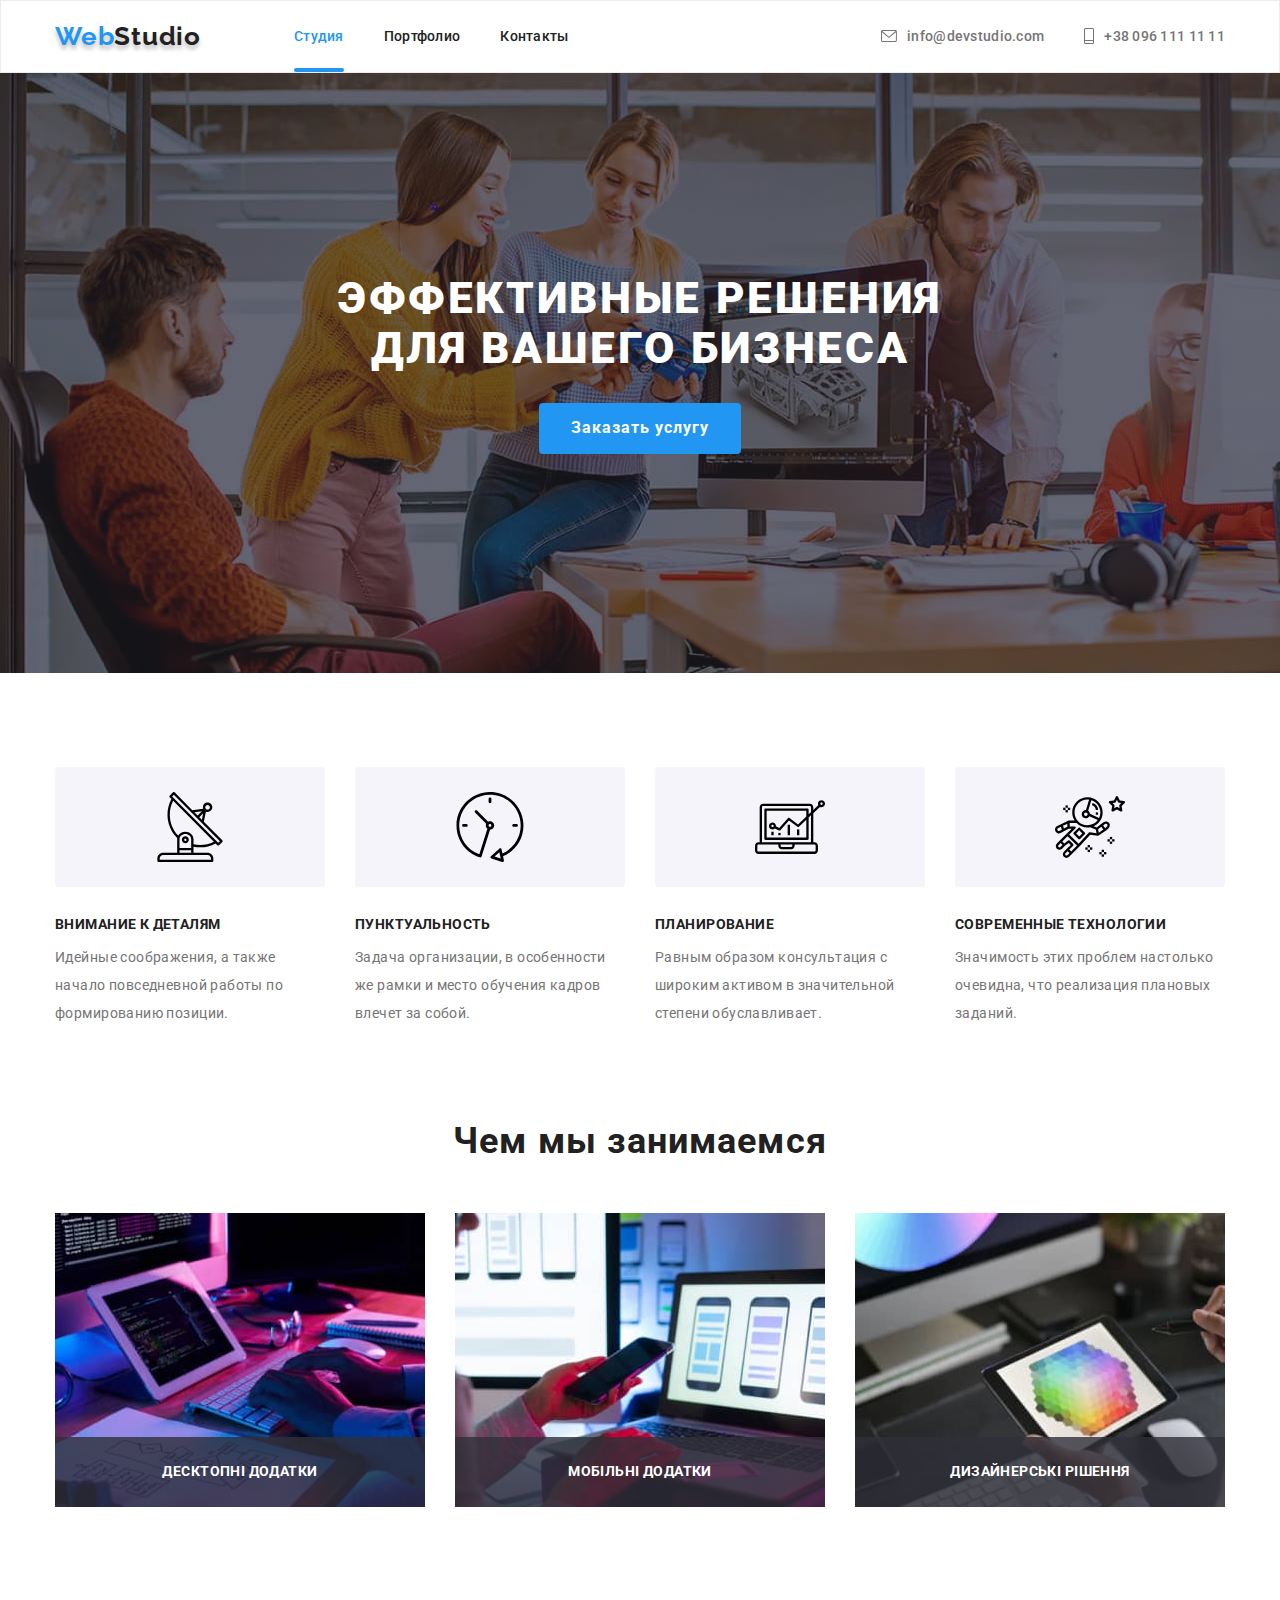
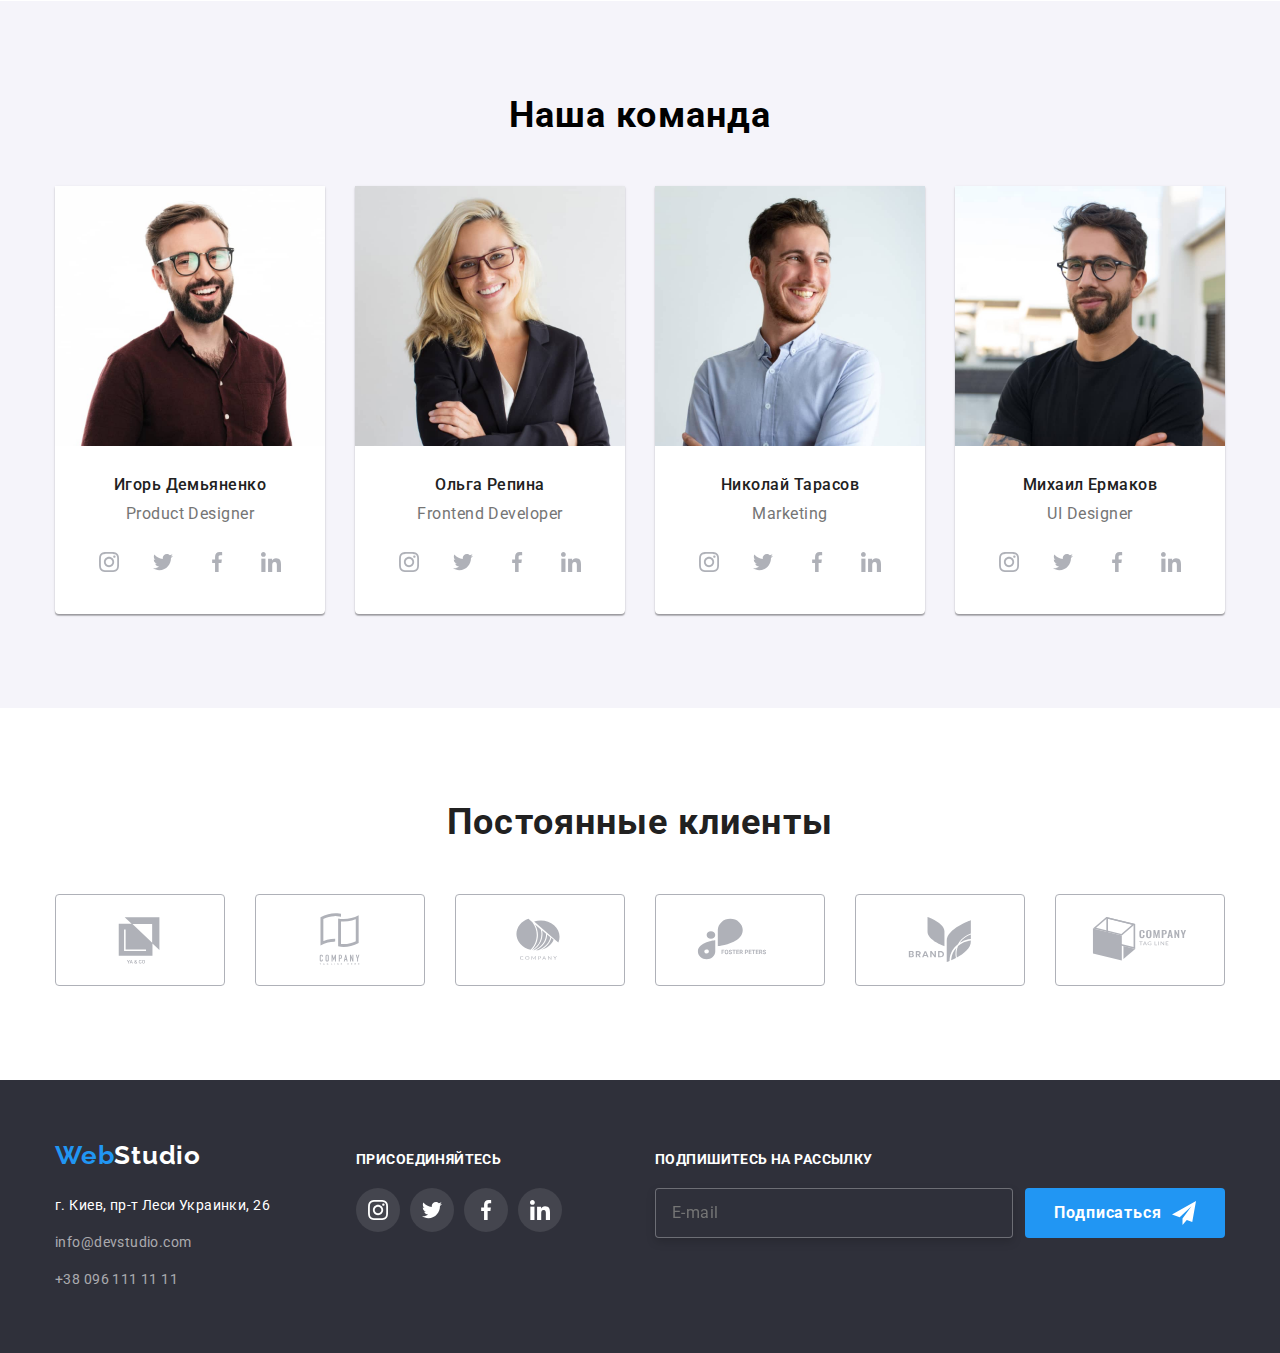
<file: index.html>
<!DOCTYPE html>
<html lang="ru">
  <head>
    <meta charset="UTF-8" />
    <meta http-equiv="X-UA-Compatible" content="IE=edge" />
    <meta name="viewport" content="width=device-width, initial-scale=1.0" />
    <title>Document</title>
    <link rel="preconnect" href="https://fonts.googleapis.com" />
    <link rel="preconnect" href="https://fonts.gstatic.com" crossorigin />
    <link
      href="https://fonts.googleapis.com/css2?family=Raleway:wght@700&family=Roboto:wght@400;500;700;900&display=swap"
      rel="stylesheet"
    />
    <link
      rel="stylesheet"
      href="https://cdnjs.cloudflare.com/ajax/libs/modern-normalize/0.6.0/modern-normalize.min.css"
    />
    <link rel="stylesheet" href="./css/style.css" />
  </head>
  <body>
    <!-- main container -->

    <!--Comment-->

    <header class="page-head">
      <div class="container info-push">
        <nav class="info-menu">
          <a href="" class="logo">Web<span class="letter">Studio</span></a>

          <ul class="info-text list">
            <li class="menu-item">
              <a class="site-info-contact current" href="index.html">Студия</a>
            </li>
            <li class="menu-item">
              <a href="portfolio.html" class="site-info-contact">Портфолио</a>
            </li>
            <li class="menu-item"><a href="" class="site-info-contact">Контакты</a></li>
          </ul>
        </nav>

        <ul class="info-push-contact list">
          <li class="menu-item">
            <a href="mailto:info@devstudio.com" class="push-info-contact"
              >info@devstudio.com
              <svg class="mail-list-icon" width="16" height="12">
                <use href="./img/sprite.svg#icon-envelope"></use>
              </svg>
            </a>
          </li>
          <li class="menu-item">
            <a href="tel:+380961111111" class="push-info-contact"
              >+38 096 111 11 11
              <svg class="phone-list-icon" width="10" height="16">
                <use href="./img/sprite.svg#icon-Vector"></use>
              </svg>
            </a>
          </li>
        </ul>
      </div>
    </header>

    <main>
      <section class="hero">
        <div class="container">
          <h1 class="hero-title">
            Эффективные решения
            <br />
            для вашего бизнеса
          </h1>

          <button type="button" class="button clean-label-but" data-modal-open>
            Заказать услугу
          </button>
        </div>
      </section>
      <!-- comment  -->

      <section class="section">
        <div class="container">
          <h2 class="filter visually-hidden">Наши примушества</h2>

          <ul class="features list">
            <li class="features-item">
              <div class="social-menu">
                <svg class="social-list-menu" width="70" height="70">
                  <use href="./img/sprite.svg#icon-antenna-1"></use>
                </svg>
              </div>

              <h3 class="features-title suptitel">Внимание к деталям</h3>
              <p class="features-text">
                Идейные соображения, а также начало повседневной работы по формированию позиции.
              </p>
            </li>

            <li class="features-item">
              <div class="social-menu">
                <svg class="social-list-menu" width="70" height="70">
                  <use href="./img/sprite.svg#icon-clock-1"></use>
                </svg>
              </div>

              <h3 class="features-title suptitel">Пунктуальность</h3>
              <p class="features-text">
                Задача организации, в особенности же рамки и место обучения кадров влечет за собой.
              </p>
            </li>

            <li class="features-item">
              <div class="social-menu">
                <svg class="social-list-menu" width="70" height="70">
                  <use href="./img/sprite.svg#icon-diagram-1"></use>
                </svg>
              </div>

              <h3 class="features-title suptitel">Планирование</h3>
              <p class="features-text">
                Равным образом консультация с широким активом в значительной степени обуславливает.
              </p>
            </li>

            <li class="features-item">
              <div class="social-menu">
                <svg class="social-list-menu" width="70" height="70">
                  <use href="./img/sprite.svg#icon-astronaut-1"></use>
                </svg>
              </div>

              <h3 class="features-title suptitel">Современные технологии</h3>
              <p class="features-text">
                Значимость этих проблем настолько очевидна, что реализация плановых заданий.
              </p>
            </li>
          </ul>
        </div>
      </section>

      <section class="list-img-sec section">
        <div class="container">
          <h2 class="headline-titling">Чем мы занимаемся</h2>

          <ul class="list-img list">
            <li class="foto">
              <div class="foto-over">
                <img src="img/box1.jpg" alt="ProductDesigner" width="370" height="294" />
                <p class="over">Десктопні додатки</p>
              </div>
            </li>
            <li class="foto">
              <div class="foto-over">
                <img src="img/box2.jpg" alt="FrontendDeveloper" width="370" height="294" />
                <p class="over">Мобільні додатки</p>
              </div>
            </li>
            <li class="foto">
              <div class="foto-over">
                <img src="img/box3.jpg" alt="Marketing" width="370" height="294" />
                <p class="over">Дизайнерські рішення</p>
              </div>
            </li>
          </ul>
        </div>
      </section>

      <section class="img-sec section">
        <div class="container">
          <h2 class="headline-command">Наша команда</h2>
          <ul class="img list">
            <li class="foto-team">
              <img src="img/img(4).jpg" alt="ProductDesigner" width="270" height="260" />
              <div class="employees-card">
                <h3 class="employees-name suptitel">Игорь Демьяненко</h3>
                <p class="employees-position" lang="en">Product Designer</p>
                <ul class="social-list list">
                  <li class="social-list-item">
                    <a href="" class="social-list-link">
                      <svg class="social-list-icon" width="20" height="20">
                        <use href="./img/sprite.svg#icon-instagram-2"></use>
                      </svg>
                    </a>
                  </li>

                  <li class="social-list-item">
                    <a href="" class="social-list-link">
                      <svg class="social-list-icon" width="20" height="20">
                        <use href="./img/sprite.svg#icon-twitter-1"></use>
                      </svg>
                    </a>
                  </li>

                  <li class="social-list-item">
                    <a href="" class="social-list-link">
                      <svg class="social-list-icon" width="20" height="20">
                        <use href="./img/sprite.svg#icon-facebook-1"></use>
                      </svg>
                    </a>
                  </li>

                  <li class="social-list-item">
                    <a href="" class="social-list-link">
                      <svg class="social-list-icon" width="20" height="20">
                        <use href="./img/sprite.svg#icon-linkedin-1"></use>
                      </svg>
                    </a>
                  </li>
                </ul>
              </div>
            </li>

            <li class="foto-team">
              <img src="img/img(1).jpg" alt="FrontendDeveloper" width="270" height="260" />
              <div class="employees-card">
                <h3 class="employees-name suptitel">Ольга Репина</h3>
                <p class="employees-position" lang="en">Frontend Developer</p>
                <ul class="social-list list">
                  <li class="social-list-item">
                    <a href="" class="social-list-link">
                      <svg class="social-list-icon" width="20" height="20">
                        <use href="./img/sprite.svg#icon-instagram-2"></use>
                      </svg>
                    </a>
                  </li>

                  <li class="social-list-item">
                    <a href="" class="social-list-link">
                      <svg class="social-list-icon" width="20" height="20">
                        <use href="./img/sprite.svg#icon-twitter-1"></use>
                      </svg>
                    </a>
                  </li>

                  <li class="social-list-item">
                    <a href="" class="social-list-link">
                      <svg class="social-list-icon" width="20" height="20">
                        <use href="./img/sprite.svg#icon-facebook-1"></use>
                      </svg>
                    </a>
                  </li>

                  <li class="social-list-item">
                    <a href="" class="social-list-link">
                      <svg class="social-list-icon" width="20" height="20">
                        <use href="./img/sprite.svg#icon-linkedin-1"></use>
                      </svg>
                    </a>
                  </li>
                </ul>
              </div>
            </li>
            <li class="foto-team">
              <img src="img/img(2).jpg" alt="Marketing" width="270" height="260" />
              <div class="employees-card">
                <h3 class="employees-name suptitel">Николай Тарасов</h3>
                <p class="employees-position" lang="en">Marketing</p>
                <ul class="social-list list">
                  <li class="social-list-item">
                    <a href="" class="social-list-link">
                      <svg class="social-list-icon" width="20" height="20">
                        <use href="./img/sprite.svg#icon-instagram-2"></use>
                      </svg>
                    </a>
                  </li>

                  <li class="social-list-item">
                    <a href="" class="social-list-link">
                      <svg class="social-list-icon" width="20" height="20">
                        <use href="./img/sprite.svg#icon-twitter-1"></use>
                      </svg>
                    </a>
                  </li>

                  <li class="social-list-item">
                    <a href="" class="social-list-link">
                      <svg class="social-list-icon" width="20" height="20">
                        <use href="./img/sprite.svg#icon-facebook-1"></use>
                      </svg>
                    </a>
                  </li>

                  <li class="social-list-item">
                    <a href="" class="social-list-link">
                      <svg class="social-list-icon" width="20" height="20">
                        <use href="./img/sprite.svg#icon-linkedin-1"></use>
                      </svg>
                    </a>
                  </li>
                </ul>
              </div>
            </li>
            <li class="foto-team">
              <img src="img/img(3).jpg" alt="UIDesigner" width="270" height="260" />
              <div class="employees-card">
                <h3 class="employees-name suptitel">Михаил Ермаков</h3>
                <p class="employees-position" lang="en">UI Designer</p>
                <ul class="social-list list">
                  <li class="social-list-item">
                    <a href="" class="social-list-link">
                      <svg class="social-list-icon" width="20" height="20">
                        <use href="./img/sprite.svg#icon-instagram-2"></use>
                      </svg>
                    </a>
                  </li>

                  <li class="social-list-item">
                    <a href="" class="social-list-link">
                      <svg class="social-list-icon" width="20" height="20">
                        <use href="./img/sprite.svg#icon-twitter-1"></use>
                      </svg>
                    </a>
                  </li>

                  <li class="social-list-item">
                    <a href="" class="social-list-link">
                      <svg class="social-list-icon" width="20" height="20">
                        <use href="./img/sprite.svg#icon-facebook-1"></use>
                      </svg>
                    </a>
                  </li>

                  <li class="social-list-item">
                    <a href="" class="social-list-link">
                      <svg class="social-list-icon" width="20" height="20">
                        <use href="./img/sprite.svg#icon-linkedin-1"></use>
                      </svg>
                    </a>
                  </li>
                </ul>
              </div>
            </li>
          </ul>
        </div>
      </section>
      <section class="section">
        <div class="container">
          <h2 class="company-headline-titling">Постоянные клиенты</h2>

          <ul class="list-program list">
            <li class="company-logo">
              <a href="" class="company-logo-info"
                ><svg class="company-list-icon" width="106" height="60">
                  <use href="./img/sprite.svg#icon-Logo"></use></svg
              ></a>
            </li>
            <li class="company-logo">
              <a href="" class="company-logo-info">
                <svg class="company-list-icon" width="106" height="60">
                  <use href="./img/sprite.svg#icon-Logo-1"></use></svg
              ></a>
            </li>
            <li class="company-logo">
              <a href="" class="company-logo-info"
                ><svg class="company-list-icon" width="106" height="60">
                  <use href="./img/sprite.svg#icon-Logo-2"></use></svg
              ></a>
            </li>
            <li class="company-logo">
              <a href="" class="company-logo-info"
                ><svg class="company-list-icon" width="106" height="60">
                  <use href="./img/sprite.svg#icon-Logo-3"></use></svg
              ></a>
            </li>
            <li class="company-logo">
              <a href="" class="company-logo-info"
                ><svg class="company-list-icon" width="106" height="60">
                  <use href="./img/sprite.svg#icon-Logo-4"></use></svg
              ></a>
            </li>
            <li class="company-logo">
              <a href="" class="company-logo-info"
                ><svg class="company-list-icon" width="106" height="60">
                  <use href="./img/sprite.svg#icon-Logo-5"></use></svg
              ></a>
            </li>
          </ul>
        </div>
      </section>
    </main>

    <footer class="basement-page">
      <div class="container foot-content">
        <div class="basement-page-link">
          <ul class="list">
            <li class="logo-foot">
              <a class="basement-logo basement">Web<span class="letter1">Studio</span></a>
            </li>
          </ul>
          <address>
            <ul class="list">
              <li class="suptitel-address">
                <a
                  href="https://goo.gl/maps/zQaArroL6EeT7mbX8"
                  target="_blank"
                  rel="noopener noreferrer"
                  class="basement-adress"
                  >г. Киев, пр-т Леси Украинки, 26</a
                >
              </li>
              <li class="suptitel-address">
                <a href="mailto:info@devstudio.com" class="basement-info">info@devstudio.com</a>
              </li>
              <li><a href="tel:+380961111111" class="basement-info">+38 096 111 11 11</a></li>
            </ul>
          </address>
        </div>
        <div class="content-social">
          <h3 class="fsocial-titel">ПРИСОЕДИНЯЙТЕСЬ</h3>
          <ul class="fsocial-list list">
            <li class="fsocial-item">
              <a href="https://www.instagram.com" class="fsocial-link">
                <svg class="fsocial-list-icon" width="20" height="20">
                  <use href="./img/sprite.svg#icon-instagram-2"></use>
                </svg>
              </a>
            </li>

            <li class="fsocial-item">
              <a href="https://twitter.com/" class="fsocial-link">
                <svg class="fsocial-list-icon" width="20" height="20">
                  <use href="./img/sprite.svg#icon-twitter-1"></use>
                </svg>
              </a>
            </li>

            <li class="fsocial-item">
              <a href="https://www.facebook.com." class="fsocial-link">
                <svg class="fsocial-list-icon" width="20" height="20">
                  <use href="./img/sprite.svg#icon-facebook-1"></use>
                </svg>
              </a>
            </li>

            <li class="fsocial-item">
              <a href="https://www.linkedin.com/" class="fsocial-link">
                <svg class="fsocial-list-icon" width="20" height="20">
                  <use href="./img/sprite.svg#icon-linkedin-1"></use>
                </svg>
              </a>
            </li>
          </ul>
        </div>
        <div class="content-send">
          <p class="fsocial-titel-send">Подпишитесь на рассылку</p>

          <form>
            <div class="form-send-mail-box">
              <input
                type="email"
                name="user-email"
                class="message-form-mail"
                placeholder="E-mail"
                required
              />

              <button type="submit" class="modal-form-submit-message clean-label-but">
                Подписаться
              </button>
            </div>
          </form>
        </div>
      </div>
    </footer>

    <div class="backdrop is-hidden" data-modal>
      <div class="modal">
        <button type="button" class="modal-close-btn" data-modal-close>
          <svg class="modal-clone-btn-icon" width="18" height="18">
            <use href="./img/sprite.svg#icon-close-modelsvg"></use>
          </svg>
        </button>
        <p class="modal-form-text">Оставьте свои данные, мы вам перезвоним</p>
        <form class="modal-form">
          <label class="modal-form-field">
            <span class="modal-form-input-desc"> Имя*</span>
            <span class="modal-form-input-wrapper">
              <input
                type="text"
                name="user_name"
                class="modal-form-input"
                required
                pattern="[a-zA-Za-яА-Я]+"
                minlength="2"
              />
              <svg class="modal-form-input-icon" width="18" height="18">
                <use href="./img/sprite.svg#icon-person-black-18dp-1"></use>
              </svg>
            </span>
          </label>
          <label class="modal-form-field">
            <span class="modal-form-input-desc"> Телефон*</span>
            <span class="modal-form-input-wrapper">
              <input
                type="tel"
                name="user-phone"
                class="modal-form-input"
                required
                pattern="[0-9]{3}-[0-9]{3}-[0-9]{2}-[0-9]{2}"
                title="xxx-xxx-xx-xx"
              />
              <svg class="modal-form-input-icon" width="18" height="18">
                <use href="./img/sprite.svg#icon-phone-black-18dp-1"></use>
              </svg>
            </span>
          </label>
          <label class="modal-form-field">
            <span class="modal-form-input-desc"> Почта*</span>
            <span class="modal-form-input-wrapper">
              <input type="email" name="user-mail" class="modal-form-input" required />
              <svg class="modal-form-input-icon" width="18" height="18">
                <use href="./img/sprite.svg#icon-email-black-18dp-1"></use>
              </svg>
            </span>
          </label>
          <label class="modal-form-field-comment">
            <span class="modal-form-input-desc"> Комментарий</span>
            <textarea
              name="user_comment"
              class="modal-form-massage"
              placeholder="Введите текст"
            ></textarea>
          </label>
          <input
            id="user-policy"
            type="checkbox"
            name="user_policy"
            class="modal-form-check visually-hidden"
          />
          <label for="user-policy" class="modal-form-check-desc"
            >Я согласен с рассылкой и принимаю&nbsp;<a href=""
              ><span class="info-doc">Условия договора</span></a
            >
          </label>
          <button type="submit" class="modal-form-submit clean-label-but">Отправить</button>
        </form>
      </div>
    </div>
    <script src="./js/modal.js"></script>
  </body>
</html>
</file>
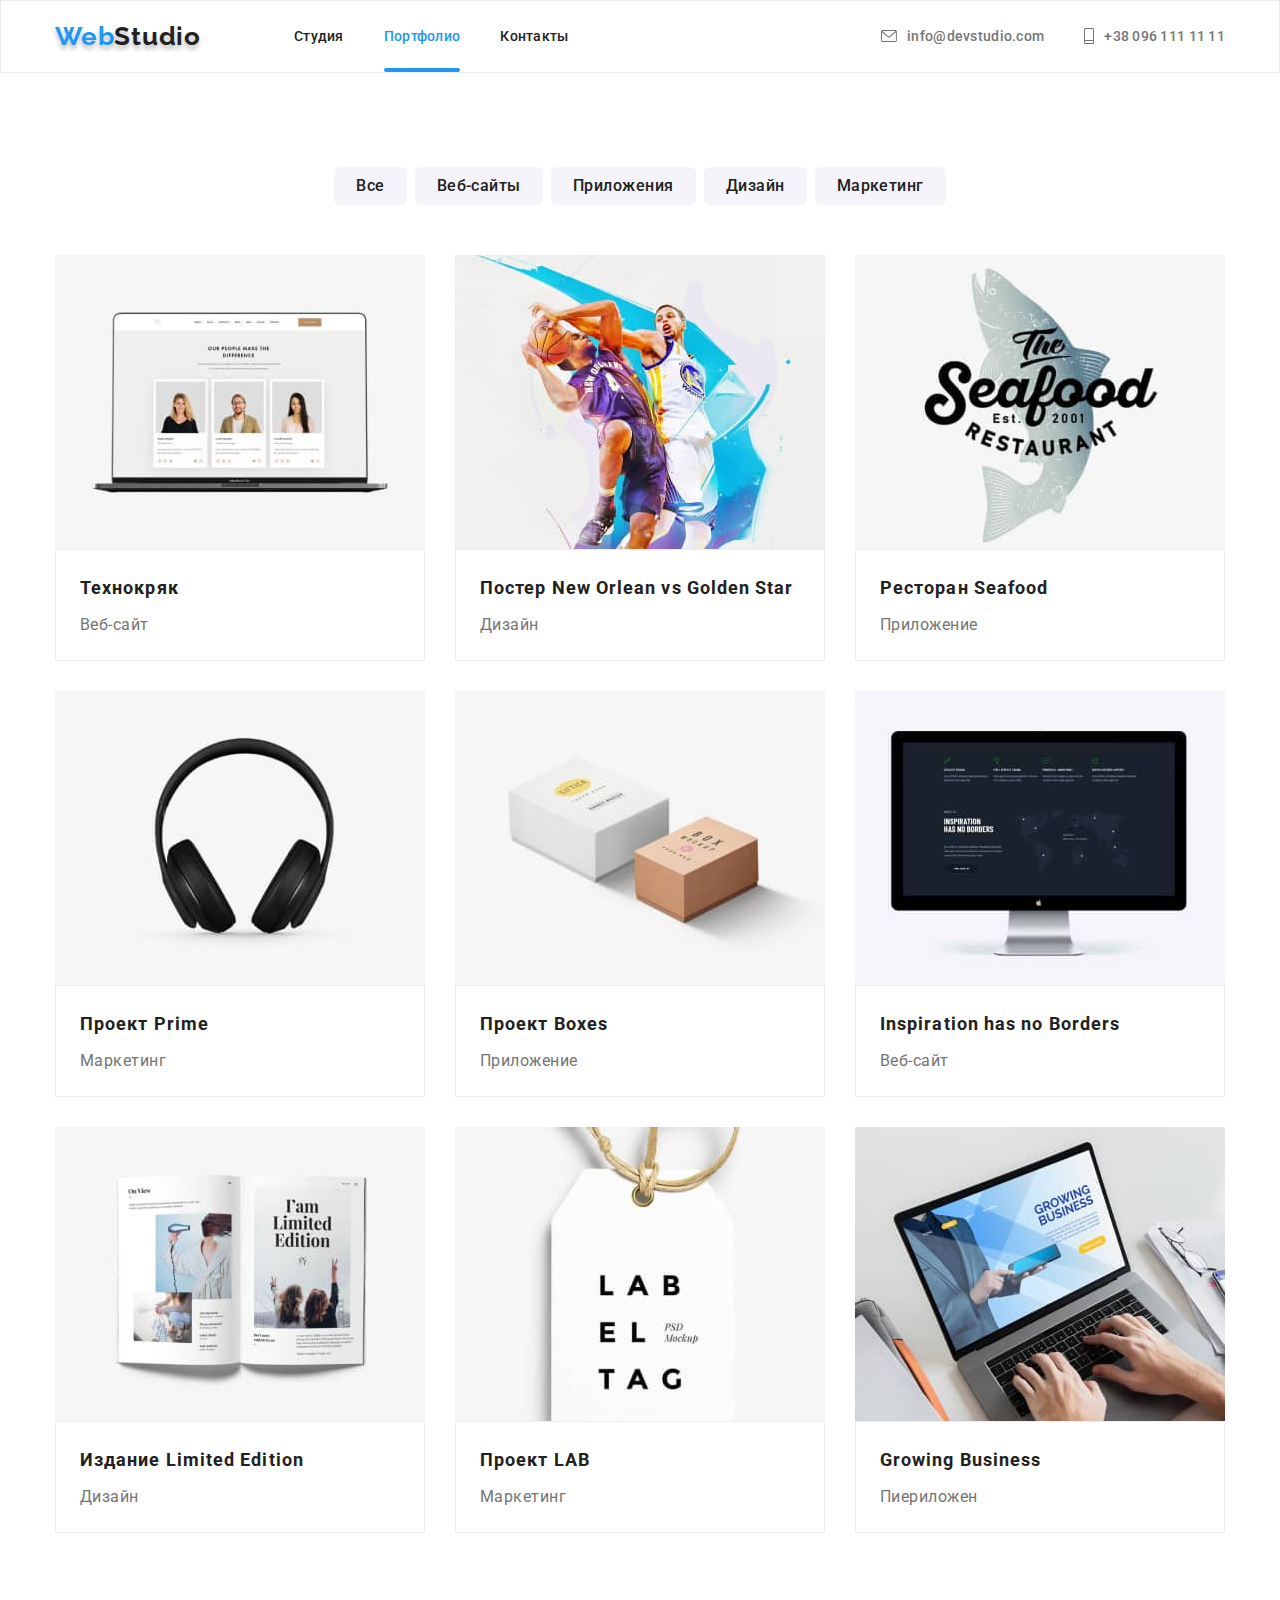
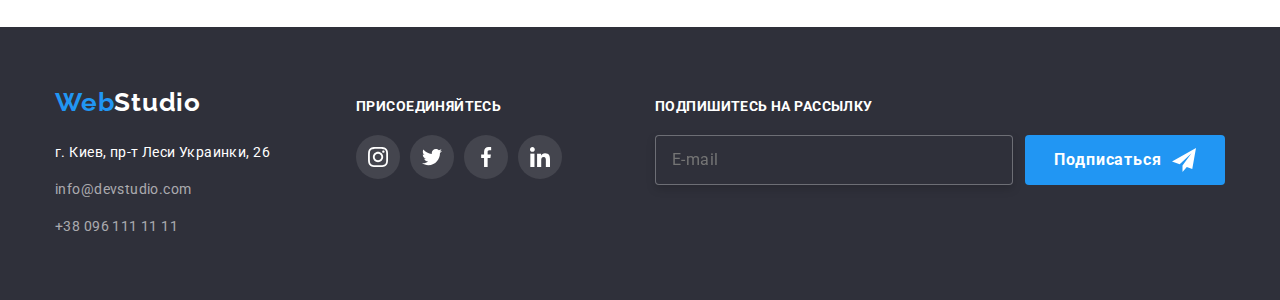
<file: portfolio.html>
<!DOCTYPE html>
<html lang="ru">
  <head>
    <meta charset="UTF-8" />
    <meta http-equiv="X-UA-Compatible" content="IE=edge" />
    <meta name="viewport" content="width=device-width, initial-scale=1.0" />
    <title>Document</title>
    <link rel="preconnect" href="https://fonts.googleapis.com" />
    <link rel="preconnect" href="https://fonts.gstatic.com" crossorigin />
    <link
      href="https://fonts.googleapis.com/css2?family=Raleway:wght@700&family=Roboto:wght@400;500;700;900&display=swap"
      rel="stylesheet"
    />
    <link
      rel="stylesheet"
      href="https://cdnjs.cloudflare.com/ajax/libs/modern-normalize/0.6.0/modern-normalize.min.css"
    />
    <link rel="stylesheet" href="./css/style.css" />
  </head>
  <body>
    <header class="page-head">
      <div class="container info-push">
        <nav class="info-menu">
          <a href="" class="logo">Web<span class="letter">Studio</span></a>

          <ul class="info-text list">
            <li class="menu-item">
              <a href="index.html" class="site-info-contact">Студия</a>
            </li>
            <li class="menu-item">
              <a href="portfolio.html" class="site-info-contact current">Портфолио</a>
            </li>
            <li class="menu-item"><a href="" class="site-info-contact">Контакты</a></li>
          </ul>
        </nav>

        <ul class="info-push-contact list">
          <li class="menu-item">
            <a href="mailto:info@devstudio.com" class="push-info-contact"
              >info@devstudio.com
              <svg class="mail-list-icon" width="16" height="12">
                <use href="./img/sprite.svg#icon-envelope"></use>
              </svg>
            </a>
          </li>
          <li class="menu-item">
            <a href="tel:+380961111111" class="push-info-contact"
              >+38 096 111 11 11
              <svg class="phone-list-icon" width="10" height="16">
                <use href="./img/sprite.svg#icon-Vector"></use>
              </svg>
            </a>
          </li>
        </ul>
      </div>
    </header>

    <main>
      <section class="section">
        <div class="container">
          <h1 class="filter visually-hidden">Наши работы</h1>
          <ul class="main-page list">
            <li class="button-list">
              <button type="button" class="button-type clean-label">Все</button>
            </li>
            <li class="button-list">
              <button type="button" class="button-type clean-label">Веб-сайты</button>
            </li>
            <li class="button-list">
              <button type="button" class="button-type clean-label">Приложения</button>
            </li>
            <li class="button-list">
              <button type="button" class="button-type clean-label">Дизайн</button>
            </li>
            <li class="button-list">
              <button type="button" class="button-type clean-label">Маркетинг</button>
            </li>
          </ul>

          <ul class="img-info list">
            <li class="flex-element">
              <a href="" class="img-foto-info">
                <div class="team-list-img-wrapper">
                  <img src="img/img.jpg" alt="Веб-сайт" width="370" height="294" />
                  <p class="overlay">
                    Ресурс пропонує комплексні пропозиції з різним рівнем функціоналу та сервісів.
                    Все це дозволить відвідувачу отримати вичерпні відомості про компанію чи
                    приватну особу.
                  </p>
                </div>
                <div class="branches-title-box">
                  <h2 class="branches-title">Технокряк</h2>
                  <p class="branches-page">Веб-сайт</p>
                </div>
              </a>
            </li>
            <li class="flex-element">
              <a href="" class="img-foto-info">
                <div class="team-list-img-wrapper">
                  <img src="img/img(5).jpg" alt="Дизайн" width="370" height="294" />
                  <p class="overlay">
                    Ресурс пропонує комплексні пропозиції з різним рівнем функціоналу та сервісів.
                    Все це дозволить відвідувачу отримати вичерпні відомості про компанію чи
                    приватну особу.
                  </p>
                </div>
                <div class="branches-title-box">
                  <h2 class="branches-title">Постер New Orlean vs Golden Star</h2>
                  <p class="branches-page">Дизайн</p>
                </div>
              </a>
            </li>
            <li class="flex-element">
              <a href="" class="img-foto-info">
                <div class="team-list-img-wrapper">
                  <img src="img/img(6).jpg" alt="Приложение" width="370" height="294" />
                  <p class="overlay">
                    Ресурс пропонує комплексні пропозиції з різним рівнем функціоналу та сервісів.
                    Все це дозволить відвідувачу отримати вичерпні відомості про компанію чи
                    приватну особу.
                  </p>
                </div>
                <div class="branches-title-box">
                  <h2 class="branches-title">Ресторан Seafood</h2>
                  <p class="branches-page">Приложение</p>
                </div>
              </a>
            </li>
            <li class="flex-element">
              <a href="" class="img-foto-info">
                <div class="team-list-img-wrapper">
                  <img src="img/img(7).jpg" alt="Маркетинг" width="370" height="294" />
                  <p class="overlay">
                    Ресурс пропонує комплексні пропозиції з різним рівнем функціоналу та сервісів.
                    Все це дозволить відвідувачу отримати вичерпні відомості про компанію чи
                    приватну особу.
                  </p>
                </div>
                <div class="branches-title-box">
                  <h2 class="branches-title">Проект Prime</h2>
                  <p class="branches-page">Маркетинг</p>
                </div>
              </a>
            </li>
            <li class="flex-element">
              <a href="" class="img-foto-info">
                <div class="team-list-img-wrapper">
                  <img src="img/img(8).jpg" alt="Приложение" width="370" height="294" />
                  <p class="overlay">
                    Ресурс пропонує комплексні пропозиції з різним рівнем функціоналу та сервісів.
                    Все це дозволить відвідувачу отримати вичерпні відомості про компанію чи
                    приватну особу.
                  </p>
                </div>
                <div class="branches-title-box">
                  <h2 class="branches-title">Проект Boxes</h2>
                  <p class="branches-page">Приложение</p>
                </div>
              </a>
            </li>
            <li class="flex-element">
              <a href="" class="img-foto-info">
                <div class="team-list-img-wrapper">
                  <img src="img/img(9).jpg" alt="Веб-сайт" width="370" height="294" />
                  <p class="overlay">
                    Ресурс пропонує комплексні пропозиції з різним рівнем функціоналу та сервісів.
                    Все це дозволить відвідувачу отримати вичерпні відомості про компанію чи
                    приватну особу.
                  </p>
                </div>
                <div class="branches-title-box">
                  <h2 class="branches-title" lang="en">Inspiration has no Borders</h2>
                  <p class="branches-page">Веб-сайт</p>
                </div>
              </a>
            </li>
            <li class="flex-element">
              <a href="" class="img-foto-info">
                <div class="team-list-img-wrapper">
                  <img src="img/img(10).jpg" alt="Дизайн" width="370" height="294" />
                  <p class="overlay">
                    Ресурс пропонує комплексні пропозиції з різним рівнем функціоналу та сервісів.
                    Все це дозволить відвідувачу отримати вичерпні відомості про компанію чи
                    приватну особу.
                  </p>
                </div>
                <div class="branches-title-box">
                  <h2 class="branches-title">Издание Limited Edition</h2>
                  <p class="branches-page">Дизайн</p>
                </div>
              </a>
            </li>
            <li class="flex-element">
              <a href="" class="img-foto-info">
                <div class="team-list-img-wrapper">
                  <img src="img/img(11).jpg" alt="Маркетинг" width="370" height="294" />
                  <p class="overlay">
                    Ресурс пропонує комплексні пропозиції з різним рівнем функціоналу та сервісів.
                    Все це дозволить відвідувачу отримати вичерпні відомості про компанію чи
                    приватну особу.
                  </p>
                </div>
                <div class="branches-title-box">
                  <h2 class="branches-title">Проект LAB</h2>
                  <p class="branches-page">Маркетинг</p>
                </div>
              </a>
            </li>
            <li class="flex-element">
              <a href="" class="img-foto-info">
                <div class="team-list-img-wrapper">
                  <img src="img/img(12).jpg" alt="Пиериложен" width="370" height="294" />
                  <p class="overlay">
                    Ресурс пропонує комплексні пропозиції з різним рівнем функціоналу та сервісів.
                    Все це дозволить відвідувачу отримати вичерпні відомості про компанію чи
                    приватну особу.
                  </p>
                </div>
                <div class="branches-title-box">
                  <h2 class="branches-title" lang="en">Growing Business</h2>
                  <p class="branches-page">Пиериложен</p>
                </div>
              </a>
            </li>
          </ul>
        </div>
      </section>
    </main>
    <footer class="basement-page">
      <div class="container foot-content">
        <div class="basement-page-link">
          <ul class="list">
            <li class="logo-foot">
              <a class="basement-logo basement">Web<span class="letter1">Studio</span></a>
            </li>
          </ul>
          <address>
            <ul class="list">
              <li class="suptitel-address">
                <a
                  href="https://goo.gl/maps/zQaArroL6EeT7mbX8"
                  target="_blank"
                  rel="noopener noreferrer"
                  class="basement-adress"
                  >г. Киев, пр-т Леси Украинки, 26</a
                >
              </li>
              <li class="suptitel-address">
                <a href="mailto:info@devstudio.com" class="basement-info">info@devstudio.com</a>
              </li>
              <li><a href="tel:+380961111111" class="basement-info">+38 096 111 11 11</a></li>
            </ul>
          </address>
        </div>
        <div class="content-social">
          <h3 class="fsocial-titel">ПРИСОЕДИНЯЙТЕСЬ</h3>
          <ul class="fsocial-list list">
            <li class="fsocial-item">
              <a href="https://www.instagram.com" class="fsocial-link">
                <svg class="fsocial-list-icon" width="20" height="20">
                  <use href="./img/sprite.svg#icon-instagram-2"></use>
                </svg>
              </a>
            </li>

            <li class="fsocial-item">
              <a href="https://twitter.com/" class="fsocial-link">
                <svg class="fsocial-list-icon" width="20" height="20">
                  <use href="./img/sprite.svg#icon-twitter-1"></use>
                </svg>
              </a>
            </li>

            <li class="fsocial-item">
              <a href="https://www.facebook.com." class="fsocial-link">
                <svg class="fsocial-list-icon" width="20" height="20">
                  <use href="./img/sprite.svg#icon-facebook-1"></use>
                </svg>
              </a>
            </li>

            <li class="fsocial-item">
              <a href="https://www.linkedin.com/" class="fsocial-link">
                <svg class="fsocial-list-icon" width="20" height="20">
                  <use href="./img/sprite.svg#icon-linkedin-1"></use>
                </svg>
              </a>
            </li>
          </ul>
        </div>
        <div class="content-send">
          <p class="fsocial-titel-send">Подпишитесь на рассылку</p>

          <form>
            <div class="form-send-mail-box">
              <input
                type="email"
                name="user-email"
                class="message-form-mail"
                placeholder="E-mail"
                required
              />

              <button type="submit" class="modal-form-submit-message clean-label-but">
                Подписаться
              </button>
            </div>
          </form>
        </div>
      </div>
    </footer>
  </body>
</html>
</file>
<file: css/style.css>
:root {
  --primary-text-color: #212121;
  --title-text-color: #2196f3;
  --accent-color: #757575;
  --primary-white-color: #ffffff;
}

body {
  font-family: Roboto, sens-serif;
  margin: 0px;
}

/* цвет основного текста #212121 */

/* вторичный цвет  #757575;*/

/* #FFFFFF */

/* акцент #2196F3  */

/* логотип #000000 #2196F3 */

h1,
h2,
h3,
h4,
p {
  margin-top: 0;
  margin-bottom: 0;
}

ul,
ol {
  margin-top: 0;
  margin-bottom: 0;
  padding-left: 0;
}

button {
  cursor: pointer;
}
img {
  display: block;
  max-width: 100%;
  height: auto;
}
.visually-hidden {
  position: absolute;
  white-space: nowrap;
  width: 1px;
  height: 1px;
  overflow: hidden;
  border: 0;
  padding: 0;
  clip: rect(0 0 0 0);
  clip-path: inset(50%);
  margin: -1px;
}
.push-info-contact {
  display: flex;
  align-items: center;
}

/* ==================main-info================== */
.page-head {
  border: 1px solid #ececec;
}
.container {
  width: 1200px;
  margin-left: auto;
  margin-right: auto;
  padding-left: 15px;
  padding-right: 15px;
}
.section {
  padding-top: 94px;
  padding-bottom: 94px;
}
.suptitel {
  margin-bottom: 10px;
}
/* ================навигация================= */

.page-head {
  padding: 20px;
}

/* align-self: flex-end; */
.info-text {
  display: flex;
  align-items: center;
}
.info-menu {
  display: flex;
  align-items: center;
}
.info-push {
  display: flex;
  align-items: center;
}
.info-push-contact {
  display: flex;
  align-items: center;
  margin-left: auto;
}
.menu-item:not(:last-child) {
  margin-right: 40px;
}

.logo {
  color: var(--title-text-color);
  text-shadow: 0px 4px 4px rgba(0, 0, 0, 0.25);
  font-family: Raleway, cursive;
  font-family: 'Raleway';
  font-weight: 700;
  font-size: 26px;
  line-height: 1.19;
  letter-spacing: 0.03em;
  text-decoration: none;
}

.letter {
  color: var(--primary-text-color);
}
.letter1 {
  color: var(--primary-white-color);
}

/* site nav */
.list {
  list-style: none;
}
.site-info-contact::after {
  content: '';
  left: 0;
  bottom: -27px;
  position: absolute;
  display: block;
  width: 100%;
  height: 4px;
  border-radius: 2px;
  margin-bottom: -1px;
  background-color: var(--title-text-color);
  opacity: 0;
  transition: opacity 250ms cubic-bezier(0.4, 0, 0.2, 1);
}
.site-info-contact:hover::after,
.site-info-contact:focus::after {
  opacity: 1;
}
.site-info-contact.current::after {
  opacity: 1;
}
.site-info-contact.current {
  color: var(--title-text-color);
}

.site-info-contact {
  position: relative;
  color: var(--primary-text-color);
  font-weight: 500;
  font-size: 14px;
  line-height: 1.15;
  letter-spacing: 0.02em;
  text-decoration: none;
  transition: color 250ms cubic-bezier(0.4, 0, 0.2, 1);
}
.site-info-contact:hover,
.site-info-contact:focus {
  color: var(--title-text-color);
}

.push-info-contact {
  color: var(--accent-color);
  font-weight: 500;
  font-size: 14px;
  line-height: 1.15;
  letter-spacing: 0.02em;
  text-decoration: none;
  transition: color 250ms cubic-bezier(0.4, 0, 0.2, 1);
}

.push-info-contact:hover,
.push-info-contact:focus {
  color: var(--title-text-color);
}
.push-info-contact:hover .phone-list-icon,
.push-info-contact:focus .phone-list-icon {
  fill: var(--title-text-color);
}
.push-info-contact:hover .mail-list-icon,
.push-info-contact:focus .mail-list-icon {
  fill: var(--title-text-color);
}
.phone-list-icon,
.mail-list-icon {
  order: -1;
  margin-right: 10px;
}

.mail-list-icon {
  fill: var(--accent-color);
}
.phone-list-icon {
  fill: var(--accent-color);
}

/* =================навигация-end================== */
/* =================1page====================== */

.logo {
  margin-right: 93px;
}

.hero {
  max-width: 1600px;
  height: 600px;
  text-align: center;
  margin-left: auto;
  margin-right: auto;
  background-color: #c4c4c4;
  background: linear-gradient(rgba(47, 48, 58, 0.4), rgba(47, 48, 58, 0.4)),
    url(../img/hero.background.jpg);
  background-size: cover;
  background-repeat: no-repeat;
  background-origin: border-box;
}

.button {
  display: inline-block;
  padding: 5px;
  text-decoration: none;
  border-radius: 6px;
}

.hero {
  padding-top: 200px;
  padding-bottom: 200px;
}

.hero-title {
  margin-bottom: 30px;
  color: var(--primary-white-color);
  font-weight: 900;
  font-size: 44px;
  line-height: 1.14;
  letter-spacing: 0.06em;
  text-transform: uppercase;
  /* padding: 200px 452px 280px 452px; */
}

.button {
  min-width: 150px;
  padding: 10px 32px 10px 32px;
  border-radius: 4px;
  color: var(--primary-white-color);
  background-color: var(--title-text-color);
  font-weight: 700;
  font-size: 16px;
  line-height: 1.9;
  letter-spacing: 0.06em;
  transition: background-color 250ms cubic-bezier(0.4, 0, 0.2, 1);
}
.button:hover,
.button:focus {
  background-color: #188ce8;
}
/* margin: 350px 700px 200px 700px; */

.clean-label-but {
  background-color: var(--title-text-color);
  color: var(--primary-white-color);
  border: none;
  text-decoration: none;
}

.filter {
  color: var(--primary-text-color);
  font-weight: 700;
  font-size: 14px;
  text-align: center;
  line-height: 1.14;
  letter-spacing: 0.03em;
  text-transform: uppercase;
}

.features {
  display: flex;
  gap: 30px;
}
.social-menu {
  margin-bottom: 30px;
  display: flex;
  justify-content: center;
  align-items: center;
  width: 270px;
  height: 120px;
  background-color: #f5f4fa;
  border-radius: 4px;
}

.features-title {
  color: var(--primary-text-color);
  font-weight: 700;
  font-size: 14px;
  line-height: 1.14;
  letter-spacing: 0.03em;
  text-transform: uppercase;
}

.features-text {
  color: var(--accent-color);
  font-size: 14px;
  line-height: 2;
  letter-spacing: 0.03em;
}

.list-img-sec {
  padding-top: 0px;
}

.headline-titling {
  margin-bottom: 50px;
  color: var(--primary-text-color);
  font-weight: 700;
  font-size: 36px;
  text-align: center;
  line-height: 1.16;
  letter-spacing: 0.03em;
}
.list-img {
  display: flex;
  justify-content: space-between;
}
.img {
  max-width: 100%;
  height: auto;
}

.foto-over {
  position: relative;
}

.over {
  display: flex;
  position: absolute;
  width: 370px;
  height: 70px;
  color: #ffffff;
  font-weight: 700;
  font-size: 14px;
  line-height: 1.14;
  align-items: center;
  justify-content: center;
  letter-spacing: 0.03em;
  text-transform: uppercase;
  background-color: rgba(47, 48, 58, 0.8);
  bottom: 0;
}

.headline-command {
  margin-bottom: 50px;
  font-weight: 700;
  font-size: 36px;
  text-align: center;
  line-height: 1.16;
  letter-spacing: 0.03em;
}
.img-sec {
  background-color: #f5f4fa;
}
.img {
  display: flex;
  justify-content: space-between;
}
.foto-team {
  box-shadow: 0px 1px 3px rgba(0, 0, 0, 0.12), 0px 1px 1px rgba(0, 0, 0, 0.14),
    0px 2px 1px rgba(0, 0, 0, 0.2);
  border-radius: 0px 0px 4px 4px;
  background-color: var(--primary-white-color);
}

.employees-card {
  padding-top: 30px;
  padding-bottom: 30px;
  text-align: center;
}
.employees-name {
  color: var(--primary-text-color);
  font-weight: 500;
  font-size: 16px;
  line-height: 1.18;
  letter-spacing: 0.03em;
}
.employees-position {
  margin-bottom: 16px;
  color: var(--accent-color);
  font-size: 16px;
  line-height: 1.18;
  letter-spacing: 0.03em;
}

.social-list-icon {
  fill: #afb1b8;
  transition: background-color 250ms cubic-bezier(0.4, 0, 0.2, 1),
    fill 250ms cubic-bezier(0.4, 0, 0.2, 1);
}
.social-list-link:hover,
.social-list-link:focus {
  background-color: var(--title-text-color);
}
.social-list-link:hover .social-list-icon,
.social-list-link:focus .social-list-icon {
  fill: var(--primary-white-color);
}

.social-list-link {
  display: flex;
  justify-content: center;
  align-items: center;
  width: 44px;
  height: 44px;
  border-radius: 50%;
  background-color: var(--primary-white-color);
  transition: background-color 250ms cubic-bezier(0.4, 0, 0.2, 1),
    fill 250ms cubic-bezier(0.4, 0, 0.2, 1);
}

.social-list {
  display: flex;
  justify-content: center;
  gap: 10px;
}

.list-program {
  display: flex;
  justify-content: center;
  gap: 30px;
}
.company-logo-info {
  display: flex;
  justify-content: center;
  align-items: center;
  width: 170px;
  height: 92px;
  border: 1px solid #afb1b8;
  border-radius: 4px;
  transition: fill 250ms cubic-bezier(0.4, 0, 0.2, 1), border 250ms cubic-bezier(0.4, 0, 0.2, 1);
}

.company-logo-info:hover,
.company-logo-info:focus {
  border: 1px solid var(--title-text-color);
  fill: var(--title-text-color);
}
.company-logo-info:hover .company-list-icon,
.company-logo-info:focus .company-list-icon {
  fill: var(--title-text-color);
}
.company-list-icon {
  fill: #afb1b8;
  transition: fill 250ms cubic-bezier(0.4, 0, 0.2, 1), border 250ms cubic-bezier(0.4, 0, 0.2, 1);
}
.company-headline-titling {
  margin-bottom: 50px;
  color: var(--primary-text-color);
  font-weight: 700;
  font-size: 36px;
  text-align: center;
  line-height: 1.16;
  letter-spacing: 0.03em;
}

/* ==============1page-end====================== */
/*============ вторая страница================ */

.button-list:not(:last-child) {
  margin-right: 8px;
}
.button-type {
  padding: 6px 22px 6px 22px;
  color: var(--primary-text-color);
  background-color: #f5f4fa;
  font-weight: 500;
  font-size: 16px;
  line-height: 1.62;
  text-align: center;
  letter-spacing: 0.03em;
  text-decoration: none;
  cursor: pointer;
  border-radius: 6px;
  transition: color 250ms cubic-bezier(0.4, 0, 0.2, 1),
    background-color 250ms cubic-bezier(0.4, 0, 0.2, 1),
    box-shadow 250ms cubic-bezier(0.4, 0, 0.2, 1);
}
.button-type:hover,
.button-type:focus {
  color: var(--primary-white-color);
  background-color: var(--title-text-color);
  box-shadow: 0px 3px 1px rgba(0, 0, 0, 0.1), 0px 1px 2px rgba(0, 0, 0, 0.08),
    0px 2px 2px rgba(0, 0, 0, 0.12);
  border-radius: 4px;
}
.clean-label {
  background-color: #f5f4fa;
  color: var(--primary-text-color);
  border: none;
  text-decoration: none;
}

.clean-label:hover {
  border: none;
  text-decoration: none;
}

.clean-label:focus {
  border: none;
  text-decoration: none;
}
.main-page {
  margin-bottom: 50px;
  display: flex;
  justify-content: safe center;
}
.img-info {
  display: flex;
  flex-wrap: wrap;
}
.flex-element:not(:nth-child(3n)) {
  margin-right: 30px;
}
.flex-element:not(:nth-last-child(-n + 3)) {
  margin-bottom: 30px;
}
.img-foto-info {
  display: block;
  transition: box-shadow 250ms cubic-bezier(0.4, 0, 0.2, 1);
}
.team-list-img-wrapper {
  position: relative;
  overflow: hidden;
}
.img-foto-info:hover .overlay,
.img-foto-info:focus .overlay {
  transform: translate(0, 0);
}
.overlay {
  display: flex;
  align-items: center;
  justify-content: center;

  position: absolute;
  padding: 24px;
  left: 0;
  top: 0;
  width: 100%;
  height: 100%;
  overflow: hidden;
  font-size: 18px;
  line-height: 1.55;
  letter-spacing: 0.03em;
  color: var(--primary-white-color);
  background-color: rgba(33, 150, 243, 0.9);
  transform: translate(0, 100%);
  transition: transform 250ms cubic-bezier(0.4, 0, 0.2, 1),
    opacity 250ms cubic-bezier(0.4, 0, 0.2, 1);
}

.img-foto-info:hover,
.img-foto-info:focus {
  box-shadow: 0px 1px 1px rgba(0, 0, 0, 0.12), 0px 4px 4px rgba(0, 0, 0, 0.06),
    1px 4px 6px rgba(0, 0, 0, 0.16);
}
.img-foto-info:hover,
.img-foto-info:focus {
  box-shadow: 0px 1px 1px rgba(0, 0, 0, 0.12), 0px 4px 4px rgba(0, 0, 0, 0.06),
    1px 4px 6px rgba(0, 0, 0, 0.16);
}

.img-foto-info {
  text-decoration: none;
}

.branches-title-box {
  padding: 20px 24px 20px 24px;
  background: #ffffff;
  border: 1px solid #eeeeee;
}

.branches-title {
  margin-bottom: 4px;
  font-weight: 700;
  font-size: 18px;
  line-height: 2;
  letter-spacing: 0.06em;
  color: var(--primary-text-color);
}

.branches-page {
  font-size: 16px;
  line-height: 1.87;
  letter-spacing: 0.03em;
  color: var(--accent-color);
}

/*============== вторая страница end=============== */

/* ===============подвал======================= */
.basement-page-link {
  flex-grow: 1;
}
.basement-page {
  padding-top: 60px;
  padding-bottom: 60px;
  background-color: #2f303a;
}
.logo-foot {
  margin-bottom: 20px;
}
.suptitel-address {
  margin-bottom: 9px;
}

.basement-logo {
  color: var(--title-text-color);
  font-family: Raleway, cursive;
  font-style: normal;
  font-weight: 700;
  font-size: 26px;
  line-height: 1.2;
  letter-spacing: 0.03em;
  text-decoration: none;
}

.basement-adress {
  color: var(--primary-white-color);
  font-style: normal;
  font-size: 14px;
  line-height: 2;
  letter-spacing: 0.03em;
  text-decoration: none;
}
.basement-info {
  color: rgba(255, 255, 255, 0.6);
  font-style: normal;
  font-size: 14px;
  line-height: 2;
  letter-spacing: 0.03em;
  text-decoration: none;
}
.fsocial-titel {
  margin-bottom: 20px;
  color: var(--primary-white-color);
  font-weight: 700;
  font-size: 14px;
  line-height: 1.14;
  letter-spacing: 0.03em;
  text-transform: uppercase;
}
.fsocial-list {
  display: flex;
  gap: 10px;
}

.foot-content {
  align-items: baseline;
  display: flex;
}
.fsocial-link:hover,
.fsocial-link:focus {
  background-color: var(--title-text-color);
}
.fsocial-link:hover .fsocial-list-icon,
.fsocial-link:focus .fsocial-list-icon {
  fill: var(--primary-white-color);
}
.fsocial-link {
  display: flex;
  justify-content: center;
  align-items: center;
  width: 44px;
  height: 44px;
  border-radius: 50%;
  background-color: #44454e;
  transition: background-color 250ms cubic-bezier(0.4, 0, 0.2, 1),
    color 250ms cubic-bezier(0.4, 0, 0.2, 1);
}
.fsocial-list-icon {
  fill: var(--primary-white-color);
}
.content-social {
  margin-left: 70px;
}

.modal-form-submit-message {
  display: flex;
  justify-content: center;
  align-items: center;
  min-width: 200px;
  align-self: center;
  padding: 10px 28px 10px 28px;
  border-radius: 4px;
  color: var(--primary-white-color);
  background-color: var(--title-text-color);
  font-weight: 700;
  font-size: 16px;
  line-height: 1.9;
  letter-spacing: 0.06em;
  transition: background-color 250ms cubic-bezier(0.4, 0, 0.2, 1);
}
.modal-form-submit-message:hover,
.modal-form-submit-message:focus {
  background-color: #188ce8;
}
.message-form-mail {
  margin-right: 12px;
  width: 358px;
  height: 50px;
  border: 1px solid rgba(255, 255, 255, 0.3);
  filter: drop-shadow(0px 4px 4px rgba(0, 0, 0, 0.15));
  border-radius: 4px;
  background: #2f303a;
}

.modal-form-submit-message::after {
  content: '';
  display: inline-block;
  width: 24px;
  height: 24px;
  background-image: url('../img/icon\ send.svg');
  margin-left: 10px;
}
.content-send {
  margin-left: 93px;
}
.message-form-mail {
  padding: 15px 295px 15px 16px;
  font-size: 16px;
  line-height: 1.25;
  letter-spacing: 0.03em;
  color: rgba(255, 255, 255, 0.6);
}
.fsocial-titel-send {
  margin-bottom: 20px;
  color: var(--primary-white-color);
  font-weight: 700;
  font-size: 14px;
  line-height: 1.14;
  letter-spacing: 0.03em;
  text-transform: uppercase;
}
.form-send-mail-box {
  display: flex;
}
/* =======================footer-end========================== */

/* ======================modal window========================= */

.backdrop {
  position: fixed;
  top: 0;
  left: 0;
  width: 100%;
  height: 100%;
  z-index: 100;
  background-color: rgba(0, 0, 0, 0.5);
  transition: opacity 250ms cubic-bezier(0.4, 0, 0.2, 1),
    visibility 250ms cubic-bezier(0.4, 0, 0.2, 1);
}
.backdrop.is-hidden {
  opacity: 0;
  visibility: hidden;
  pointer-events: none;
}
.backdrop.is-hidden .modal {
  transform: translate(-50%, -50%) scale(0.85);
  transition: transform 250ms cubic-bezier(0.4, 0, 0.2, 1),
    visibility 250ms cubic-bezier(0.4, 0, 0.2, 1);
}
.modal {
  position: absolute;
  top: 50%;
  left: 50%;
  transform: translate(-50%, -50%);
  width: 528px;
  background-color: rgba(255, 255, 255);
  transform: translate(-50%, -50%) scale(1);
  transition: transform 250ms cubic-bezier(0.4, 0, 0.2, 1);
  padding: 40px;
}
.modal-close-btn {
  position: absolute;
  top: 10px;
  right: 10px;
  display: flex;
  justify-content: center;
  align-items: center;
  width: 30px;
  height: 30px;
  border-radius: 50%;
  background-color: transparent;
  border: 1px solid #555555;
  padding: 0;
}
.modal-close-btn:hover,
.modal-close-btn:focus {
  border-color: var(--title-text-color);
}
.modal-clone-btn-icon {
  transition: fill 250ms cubic-bezier(0.4, 0, 0.2, 1);
}
.modal-close-btn:hover .modal-clone-btn-icon,
.modal-close-btn:focus .modal-clone-btn-icon {
  fill: var(--title-text-color);
}
/* ====================madal window============================ */

/* ====================modal form============================== */
.modal-form {
  display: flex;
  flex-direction: column;
}
.modal-form-field {
  margin-bottom: 10px;
}
.modal-form-field-comment {
  margin-bottom: 20px;
}

.modal-form-input-desc {
  display: block;
  font-size: 14px;
  line-height: 1.2;
  margin-bottom: 4px;
  color: var(--accent-color);
}
.modal-form-input-wrapper {
  display: block;
  position: relative;
}

.modal-form-input {
  width: 100%;
  height: 40px;
  border: 1px solid rgba(33, 33, 33, 0.2);
  border-radius: 4px;
  padding-left: 42px;
  color: var(--primary-text-color);
  transition: border color 250ms cubic-bezier(0.4, 0, 0.2, 1);
}
.modal-form-input:focus {
  outline: none;
  border-color: var(--title-text-color);
}

.modal-form-input-icon {
  position: absolute;
  top: 50%;
  left: 15px;
  transform: translate(0, -50%);
  display: block;
  transition: fill 250ms cubic-bezier(0.4, 0, 0.2, 1);
}
.modal-form-input:focus + .modal-form-input-icon {
  fill: var(--title-text-color);
}
.modal-form-massage {
  display: block;
  width: 100%;
  height: 120px;
  border: 1px solid rgba(33, 33, 33, 0.2);
  padding: 10px 16px;
  resize: none;
  border-radius: 4px;
  font-size: 12px;
  line-height: 2;
  letter-spacing: 0.01em;

  transition: border-color 250ms cubic-bezier(0.4, 0, 0.2, 1);
}
.modal-form-massage:focus {
  outline: none;
  border-color: var(--title-text-color);
}
.modal-form-check-desc {
  margin-bottom: 30px;
  display: flex;
  align-items: center;
  justify-content: center;
  font-size: 14px;
  line-height: 2;
  letter-spacing: 0.03em;
  color: var(--accent-color);
}
.info-doc {
  display: flex;
  align-items: center;
  font-size: 14px;
  line-height: 2;
  letter-spacing: 0.03em;
  color: var(--title-text-color);
}
.modal-form-massage::placeholder {
  font-size: 14px;
}
.modal-form-check-desc::before {
  display: block;
  width: 16px;
  height: 15px;
  border: 2px solid #212121;
  cursor: pointer;
  border-radius: 2px;
  margin-right: 10px;
  content: '';
}
.modal-form-check:checked + .modal-form-check-desc::before {
  border-color: var(--title-text-color);
  background-color: var(--title-text-color);
  background-image: url('../img/Vector.svg');
  background-size: contain;
  background-origin: border-box;
  background-repeat: no-repeat;
}
.modal-form-check:focus + .modal-form-check-desc::before {
  outline: 2px solid var(--primary-white-color);
}
.modal-form-submit {
  min-width: 150px;
  align-self: center;
  padding: 10px 52px 10px 52px;
  border-radius: 4px;
  color: var(--primary-white-color);
  background-color: var(--title-text-color);
  font-weight: 700;
  font-size: 16px;
  line-height: 1.9;
  letter-spacing: 0.06em;
  transition: background-color 250ms cubic-bezier(0.4, 0, 0.2, 1);
}

.modal-form-submit:hover,
.modal-form-submit:focus {
  background-color: #188ce8;
}
.modal-form-text {
  margin-bottom: 12px;
  font-weight: 700;
  font-size: 20px;
  line-height: 1.15;
  text-align: center;
  letter-spacing: 0.03em;
  color: var(--primary-text-color);
}

/* ====================modal form============================== */
</file>
